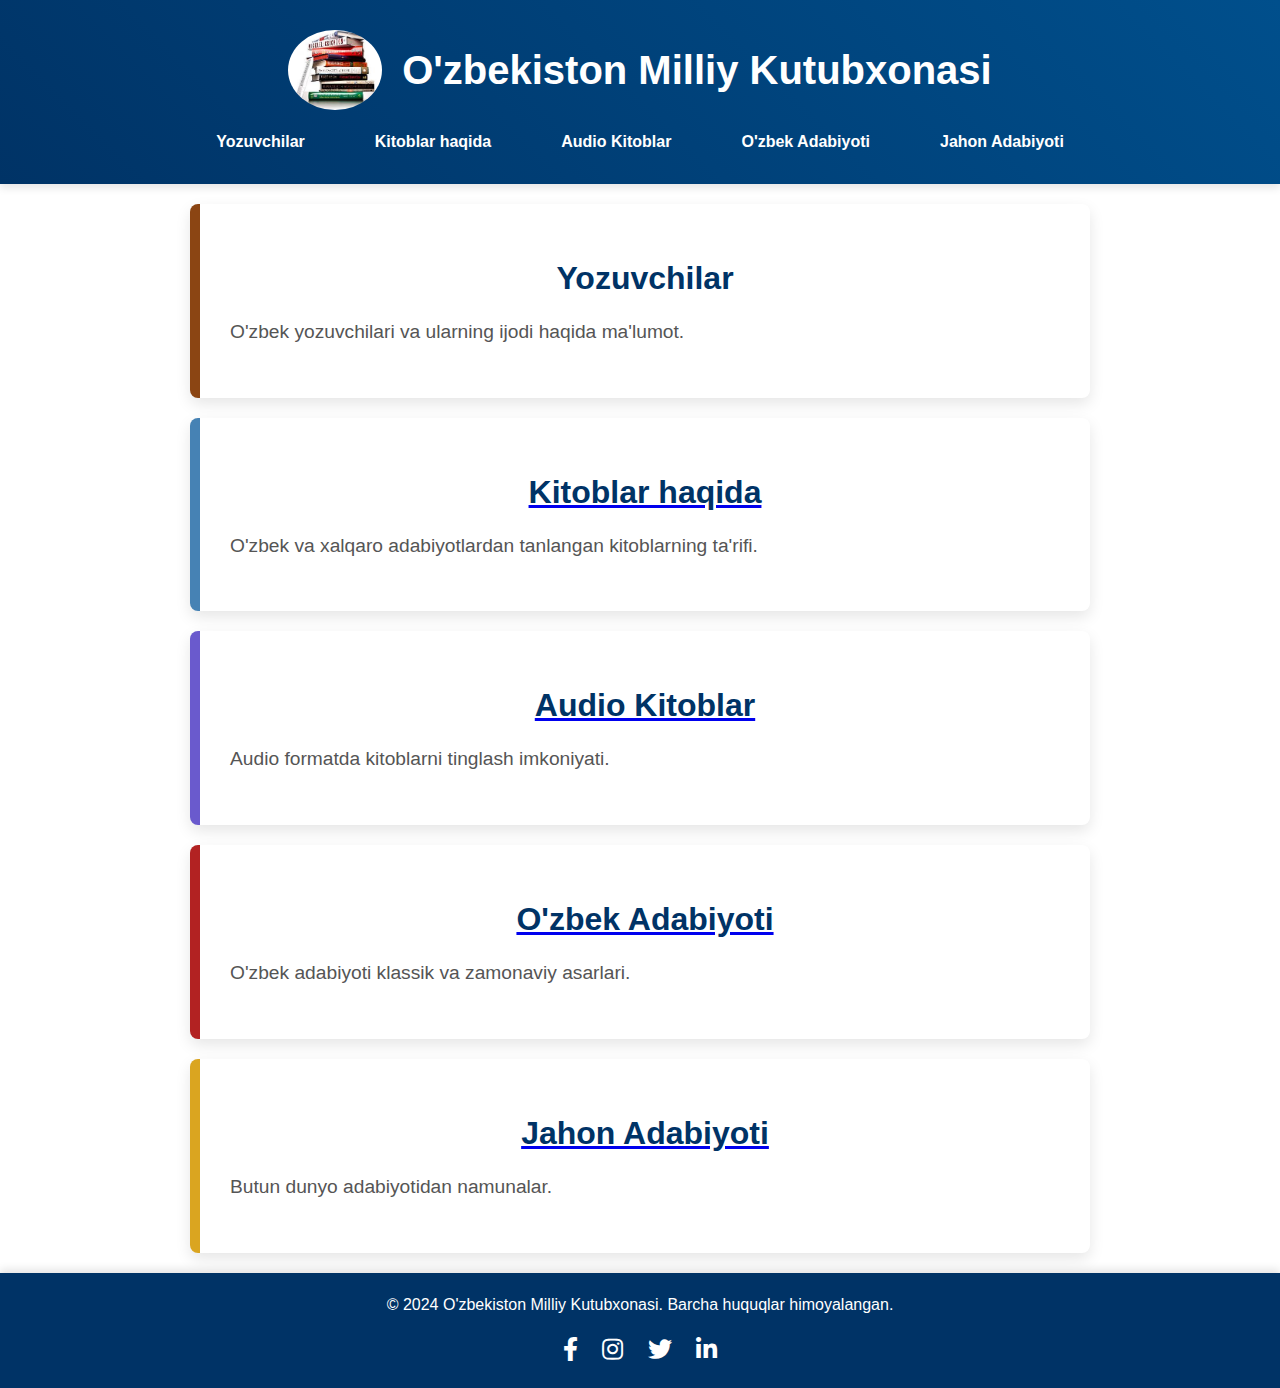
<file: index.html>
<!DOCTYPE html>
<html lang="uz">
<head>
    <meta charset="UTF-8">
    <meta name="viewport" content="width=device-width, initial-scale=1.0">
    <link rel="stylesheet" href="style/style.css">
    <title>O'zbekiston Milliy Kutubxonasi</title>
    <script src="script/script.js" defer></script>
    <style>
        a h2:hover{
           text-decoration: underline; 
        }
    </style>
</head>
<body >
    <header>
        <div class="logo">
            <img src="img/images (1).jpg" alt="Milliy Kutubxona Logosi">
            <h1>O'zbekiston Milliy Kutubxonasi</h1>
        </div>
        <nav>
            <ul>
                <li><a href="#authors">Yozuvchilar</a></li>
                <li><a href="#books">Kitoblar haqida</a></li>
                
                <li><a href="#audio-books">Audio Kitoblar</a></li>
                <li><a href="#uzbek-literature">O'zbek Adabiyoti</a></li>
                <li><a href="#world-literature">Jahon Adabiyoti</a></li>
             
            </ul>
        </nav>
    </header>

    <main>
        
            <section id="authors" class="section">
                <a href="/pages/page.html
                " style="text-decoration: none; ">
                    <h2>Yozuvchilar</h2>
                </a>
              
                <p>O'zbek yozuvchilari va ularning ijodi haqida ma'lumot.</p>
            </section> 

      

        <section id="books" class="section">
            <a href="/pages/page-2.html">
                <h2>Kitoblar haqida</h2>
            </a>
            
            <p>O'zbek va xalqaro adabiyotlardan tanlangan kitoblarning ta'rifi.</p>
        </section>

       

        <section id="audio-books" class="section">
            <a href="/pages/pages-3.html">
                <h2>Audio Kitoblar</h2>
            </a>
           
            <p>Audio formatda kitoblarni tinglash imkoniyati.</p>
        </section>

        <section id="uzbek-literature" class="section">
            <a href="/pages/page-4.html">
                <h2>O'zbek Adabiyoti</h2>
            </a>
            
            <p>O'zbek adabiyoti klassik va zamonaviy asarlari.</p>
        </section>

        <section id="world-literature" class="section">
            <a href="/pages/page-1.html">
                <h2>Jahon Adabiyoti</h2>
            </a>
           
            <p>Butun dunyo adabiyotidan namunalar.</p>
        </section>
    </main>
    <footer>
        <p>&copy; 2024 O'zbekiston Milliy Kutubxonasi. Barcha huquqlar himoyalangan.</p>
        <div class="social-links">
            <!-- Facebook -->
            <a href="https://www.facebook.com/UzbekistanNationalLibrary" target="_blank" class="social-icon facebook" title="Facebook">
                <i class="fab fa-facebook-f"></i>
            </a>
            <!-- Instagram -->
            <a href="https://www.instagram.com/uzbekistan_national_library" target="_blank" class="social-icon instagram" title="Instagram">
                <i class="fab fa-instagram"></i>
            </a>
            <!-- Twitter -->
            <a href="https://twitter.com/uznationallib" target="_blank" class="social-icon twitter" title="Twitter">
                <i class="fab fa-twitter"></i>
            </a>
            <!-- LinkedIn -->
            <a href="https://www.linkedin.com/company/uzbekistan-national-library" target="_blank" class="social-icon linkedin" title="LinkedIn">
                <i class="fab fa-linkedin-in"></i>
            </a>
        </div>
    </footer>
    
    <head>
        <meta charset="UTF-8">
        <meta name="viewport" content="width=device-width, initial-scale=1.0">
        <link rel="stylesheet" href="style/style.css">
        <title>O'zbekiston Milliy Kutubxonasi</title>
        <!-- Font Awesome CSS link -->
        <link rel="stylesheet" href="https://cdnjs.cloudflare.com/ajax/libs/font-awesome/5.15.3/css/all.min.css">
        <script src="script/script.js" defer></script>
    </head>
    
    
</body>
</html>
</file>
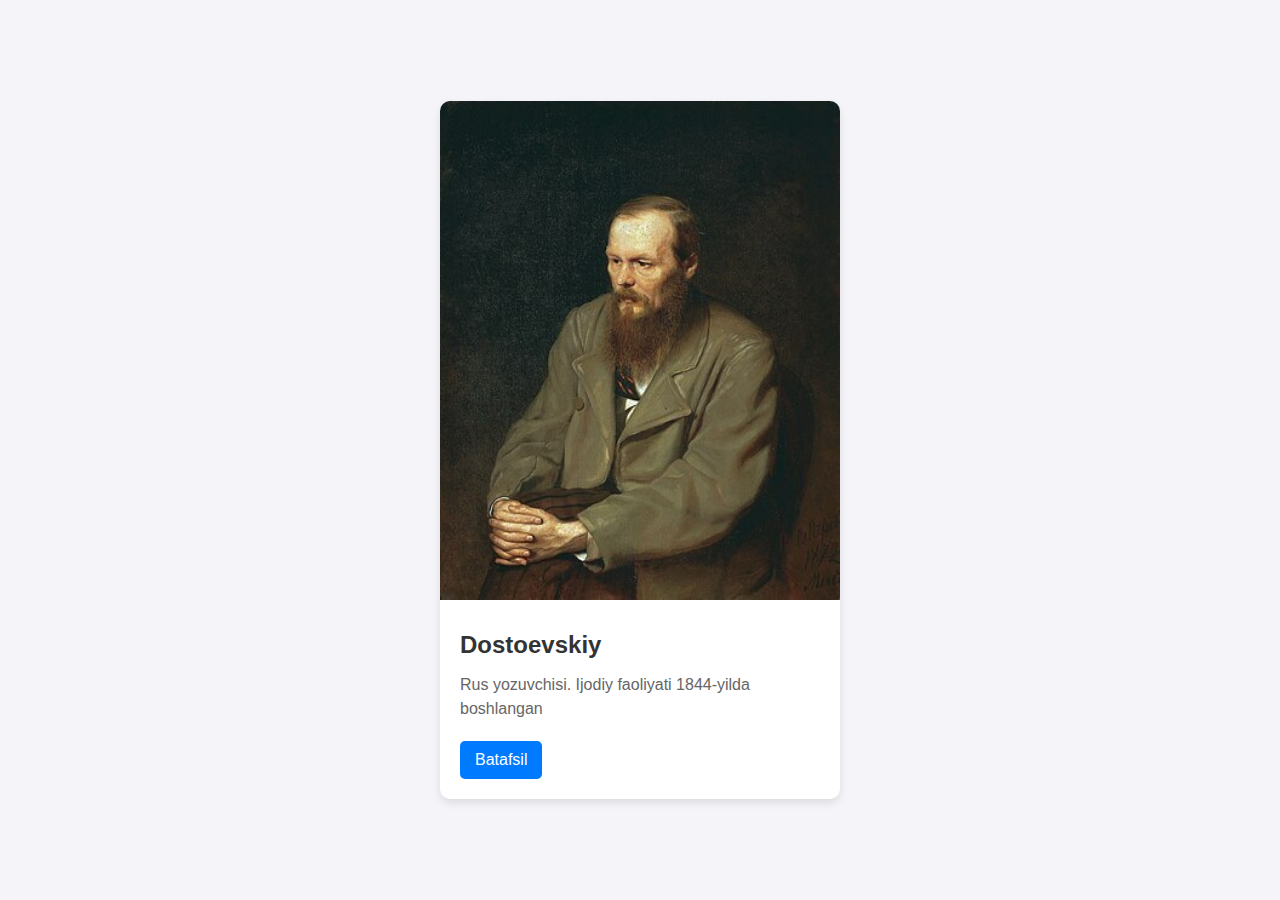
<file: pages/page-1.html>
<!DOCTYPE html>
<html lang="en">
<head>
  <meta charset="UTF-8">
  <meta name="viewport" content="width=device-width, initial-scale=1.0">
  <title>O'tkir Hoshimov</title>
  <style>
    body {
      font-family: Arial, sans-serif;
      margin: 0;
      padding: 0;
      display: flex;
      justify-content: center;
      align-items: center;
      min-height: 100vh;
      background-color: #f4f4f9;
    }

    .card {
      width: 100%;
      max-width: 400px;
      background: #fff;
      border-radius: 10px;
      box-shadow: 0 4px 8px rgba(0, 0, 0, 0.1);
      overflow: hidden;
      transition: transform 0.2s ease;
    }

    .card:hover {
      transform: translateY(-5px);
    }

    .card img {
      width: 100%;
      height: auto;
    }
    body {
    background-image: url('https://yt3.googleusercontent.com/hgRiUwm33buKPzBPgsYskXLX6CpUNeDS_f2nhnLgWZkvNsbloD_l0jLpv0lzXplAtY8lSEIKnZc=s900-c-k-c0x00ffffff-no-rj'); 
    background-size: cover; 
    background-position: center; 
    background-repeat: no-repeat; 
    color: #333;
    font-size: 16px;
    line-height: 1.5;
   
}

    .card-content {
      padding: 20px;
    }

    .card-title {
      font-size: 1.5em;
      margin: 0 0 10px;
      color: #333;
    }

    .card-text {
      font-size: 1em;
      color: #666;
      margin: 0 0 20px;
    }

    .read-more {
      display: inline-block;
      padding: 10px 15px;
      font-size: 1em;
      color: #fff;
      background: #007bff;
      border: none;
      border-radius: 5px;
      text-decoration: none;
      cursor: pointer;
      transition: background 0.3s ease;
    }

    .read-more:hover {
      background: #0056b3;
    }

    .expanded-content {
      display: none;
      font-size: 0.9em;
      color: #444;
      margin-top: 15px;
    }

    .expanded-content p {
      margin: 0 0 10px;
    }
  </style>
</head>
<body>

<div class="card">
  <img src="/img/Dostoevsky_1872.jpg" alt="O'tkir Hoshimov">
  <div class="card-content">
    <h2 class="card-title">Dostoevskiy</h2>
    <p class="card-text"> Rus yozuvchisi. Ijodiy faoliyati 1844-yilda boshlangan</p>
    <button class="read-more" onclick="toggleDetails()">Batafsil</button>
    <div class="expanded-content" id="details">
      <p> Birinchi romani — „Bechora odamlar“da (1846) xoʻrlangan, ijtimoiy adolatsizlikka duchor boʻlgan „kichkina odamlar“ning qismati hikoya qilingan. „Qiyofadosh“ (1846), „Oq tunlar“ (1848) qissalari ham ijtimoiy mavzuda. N. Dobrolyubov, V. Belinskiy kabi demokrat ziyolilarning inqilobiy gʻoyalariga mahliyo boʻlib qolgan D. 1847-yildan rus inqilobchisi va xayoliy sotsialisti M. V. Petrashevskiy toʻgaragiga faol qatnashib, xayoliy sotsializm gʻoyasini qoʻllab-quvvatlaydi. Mazkur toʻgarakda qatnashib, mavjud davlat tuzumini kuch ishlatib oʻzgartirishga harakat qilgani uchun D. oʻlim jazosiga xukm qilinadi (1849). Nufuzli davlat va jamoat arboblarining aralashuvidan soʻng, podsho Aleksandr II oʻlim jazosini 4 yillik katorga surguni bilan almashtiradi. Yozuvchi Omsk katorga qamoqxonasida (1850—54) va Semipalatinskda intizomiy harbiy xizmatda boʻldi (1854—59). 1859-yildan Peterburgda Uzoq muddatli tutqunlik va surgun D. ijodida oʻz ifodasini topadi, tushkunlik ustuvor mavzuga aylanadi.</p>
      
    </div>
  </div>
</div>

<script>
  function toggleDetails() {
    const details = document.getElementById('details');
    const button = document.querySelector('.read-more');
    if (details.style.display === 'none' || !details.style.display) {
      details.style.display = 'block';
      button.textContent = 'Yopish';
    } else {
      details.style.display = 'none';
      button.textContent = 'Batafsil';
    }
  }
</script>

</body>
</html>
</file>
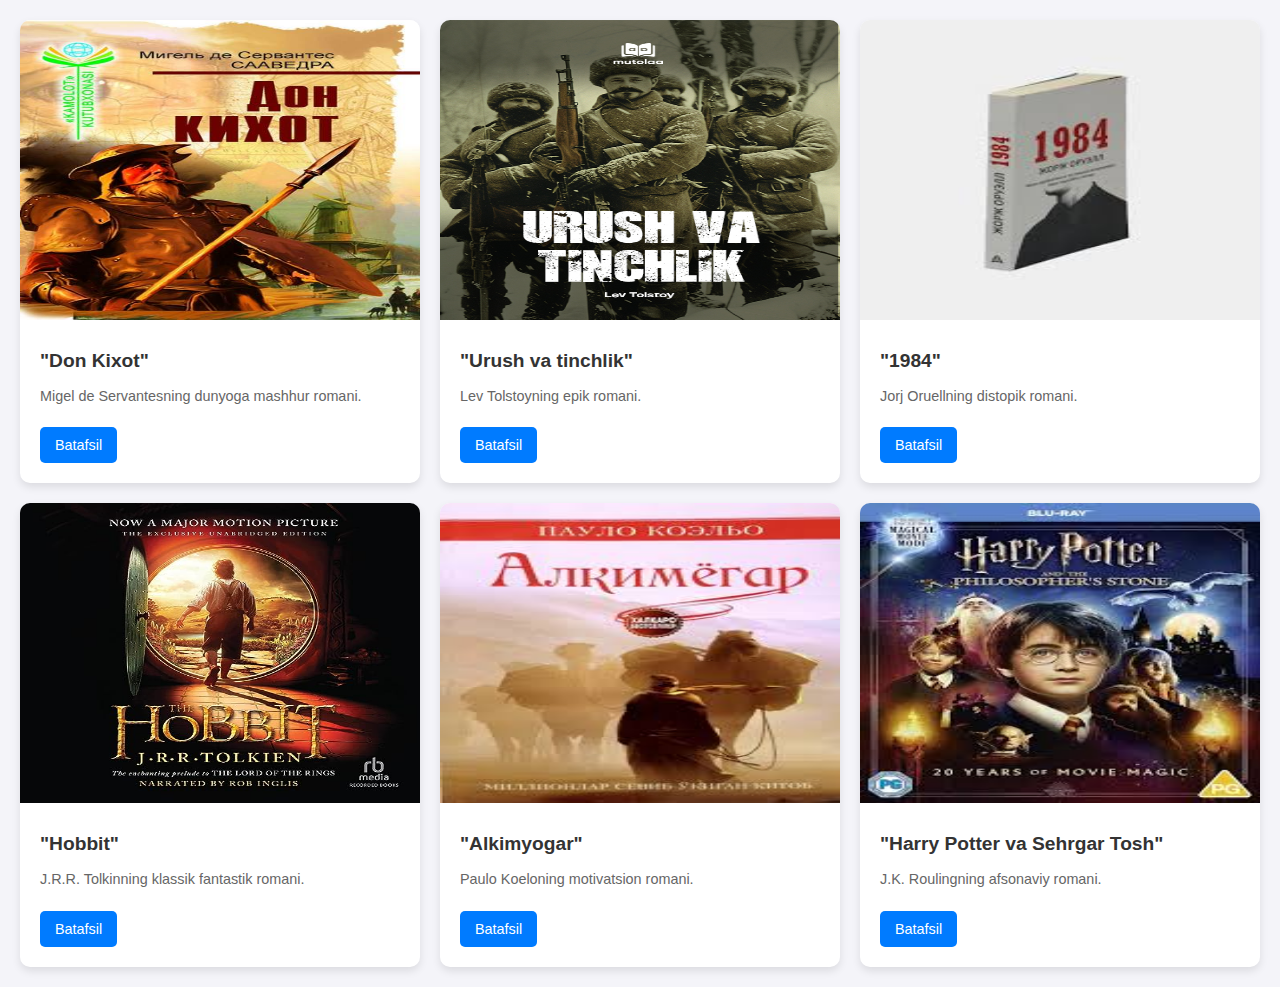
<file: pages/page-2.html>
<!DOCTYPE html>
<html lang="en">
<head>
  <meta charset="UTF-8">
  <meta name="viewport" content="width=device-width, initial-scale=1.0">
  <title>Eng Mashhur Kitoblar</title>
  <style>
    body {
      font-family: Arial, sans-serif;
      margin: 0;
      padding: 0;
      display: flex;
      justify-content: center;
      align-items: center;
      flex-wrap: wrap;
      background-color: #f4f4f9;
      gap: 20px;
      padding: 20px;
    }

    .card {
      width: 100%;
      max-width: 400px;
      background: #fff;
      border-radius: 10px;
      box-shadow: 0 4px 8px rgba(0, 0, 0, 0.1);
      overflow: hidden;
      transition: transform 0.2s ease;
    }

    .card:hover {
      transform: translateY(-5px);
    }

    .card img {
      max-width: 400px;
      max-height: 300px;
      width: 100%;
      height: auto;
    }

    .card-content {
      padding: 20px;
    }

    .card-title {
      font-size: 1.2em;
      margin: 0 0 10px;
      color: #333;
    }

    .card-text {
      font-size: 0.9em;
      color: #666;
      margin: 0 0 20px;
    }

    .read-more {
      display: inline-block;
      padding: 10px 15px;
      font-size: 0.9em;
      color: #fff;
      background: #007bff;
      border: none;
      border-radius: 5px;
      text-decoration: none;
      cursor: pointer;
      transition: all 0.3 ease;
    }

    .read-more:hover {
      background: #0056b3;
    }

    .expanded-content {
      display: none;
      font-size: 0.9em;
      color: #444;
      margin-top: 15px;
    }
    body {
    background-image: url('https://yt3.googleusercontent.com/hgRiUwm33buKPzBPgsYskXLX6CpUNeDS_f2nhnLgWZkvNsbloD_l0jLpv0lzXplAtY8lSEIKnZc=s900-c-k-c0x00ffffff-no-rj'); 
    background-size: cover; 
    background-position: center; 
    background-repeat: no-repeat; 
    color: #333;
    font-size: 16px;
    line-height: 1.5;
   
}

    .expanded-content p {
      margin: 0 0 10px;
    }

    .grid {
      display: flex;
      flex-wrap: wrap;
      justify-content: center;
      gap: 20px;
    }
  </style>
</head>
<body>

<div class="grid">
  <!-- Card 1 -->
  <div class="card">
    <img src="/img/don.jpg" alt="Kitob 1">
    <div class="card-content">
      <h2 class="card-title">"Don Kixot"</h2>
      <p class="card-text">Migel de Servantesning dunyoga mashhur romani.</p>
      <button class="read-more" onclick="toggleDetails(1)">Batafsil</button>
      <div class="expanded-content" id="details-1">
        <p>"Don Kixot" - 1605-yilda nashr etilgan va klassik adabiyotning eng buyuk asarlaridan biri hisoblanadi. U ritsarlik idealini hajv qilgan asar.</p>
      </div>
    </div>
  </div>

  <!-- Card 2 -->
  <div class="card">
    <img src="/img/Lev_Tolstoy._Urush_va_tinchlik_roman.jpg" alt="Kitob 2">
    <div class="card-content">
      <h2 class="card-title">"Urush va tinchlik"</h2>
      <p class="card-text">Lev Tolstoyning epik romani.</p>
      <button class="read-more" onclick="toggleDetails(2)">Batafsil</button>
      <div class="expanded-content" id="details-2">
        <p>Lev Tolstoyning "Urush va tinchlik" asari 19-asr Rossiyasidagi jamiyat va urushni tasvirlaydi. Bu asar insoniy hayotni keng miqyosda o‘rganadi.</p>
      </div>
    </div>
  </div>

  <!-- Card 3 -->
  <div class="card">
    <img src="/img/1984.jpg" alt="Kitob 3">
    <div class="card-content">
      <h2 class="card-title">"1984"</h2>
      <p class="card-text">Jorj Oruellning distopik romani.</p>
      <button class="read-more" onclick="toggleDetails(3)">Batafsil</button>
      <div class="expanded-content" id="details-3">
        <p>"1984" - Jorj Oruellning totalitar rejimlar haqidagi ogohlantiruvchi asari. Unda "Katta Aka" va nazorat ostidagi jamiyat tasvirlanadi.</p>
      </div>
    </div>
  </div>

  <!-- Card 4 -->
  <div class="card">
    <img src="/img/hobbit.jpg" alt="Kitob 4">
    <div class="card-content">
      <h2 class="card-title">"Hobbit"</h2>
      <p class="card-text">J.R.R. Tolkinning klassik fantastik romani.</p>
      <button class="read-more" onclick="toggleDetails(4)">Batafsil</button>
      <div class="expanded-content" id="details-4">
        <p>"Hobbit" - Bilbo Bagginsning epik sarguzashtlarini tasvirlaydi. U fantastik adabiyotning asoschilaridan biri sifatida tanilgan.</p>
      </div>
    </div>
  </div>

  <!-- Card 5 -->
  <div class="card">
    <img src="/img/alkimyogar.jpg" alt="Kitob 5">
    <div class="card-content">
      <h2 class="card-title">"Alkimyogar"</h2>
      <p class="card-text">Paulo Koeloning motivatsion romani.</p>
      <button class="read-more" onclick="toggleDetails(5)">Batafsil</button>
      <div class="expanded-content" id="details-5">
        <p>"Alkimyogar" - inson orzulari va taqdirini topishga qaratilgan hikoya. U millionlab kitobxonlar qalbini zabt etgan.</p>
      </div>
    </div>
  </div>

  <!-- Card 6 -->
  <div class="card">
    <img src="/img/images (2).jpg" alt="Kitob 6">
    <div class="card-content">
      <h2 class="card-title">"Harry Potter va Sehrgar Tosh"</h2>
      <p class="card-text">J.K. Roulingning afsonaviy romani.</p>
      <button class="read-more" onclick="toggleDetails(6)">Batafsil</button>
      <div class="expanded-content" id="details-6">
        <p>"Harry Potter va Sehrgar Tosh" sehr-joduga to‘la dunyo haqida hikoya qiladi. Bu roman global fenomen bo‘lib, yoshlar adabiyotining eng sevimli asarlaridan biridir.</p>
      </div>
    </div>
  </div>
</div>

<script>
  function toggleDetails(cardId) {
    const details = document.getElementById(`details-${cardId}`);
    const button = details.previousElementSibling;
    if (details.style.display === 'none' || !details.style.display) {
      details.style.display = 'block';
      button.textContent = 'Yopish';
    } else {
      details.style.display = 'none';
      button.textContent = 'Batafsil';
    }
  }
</script>

</body>
</html>
</file>
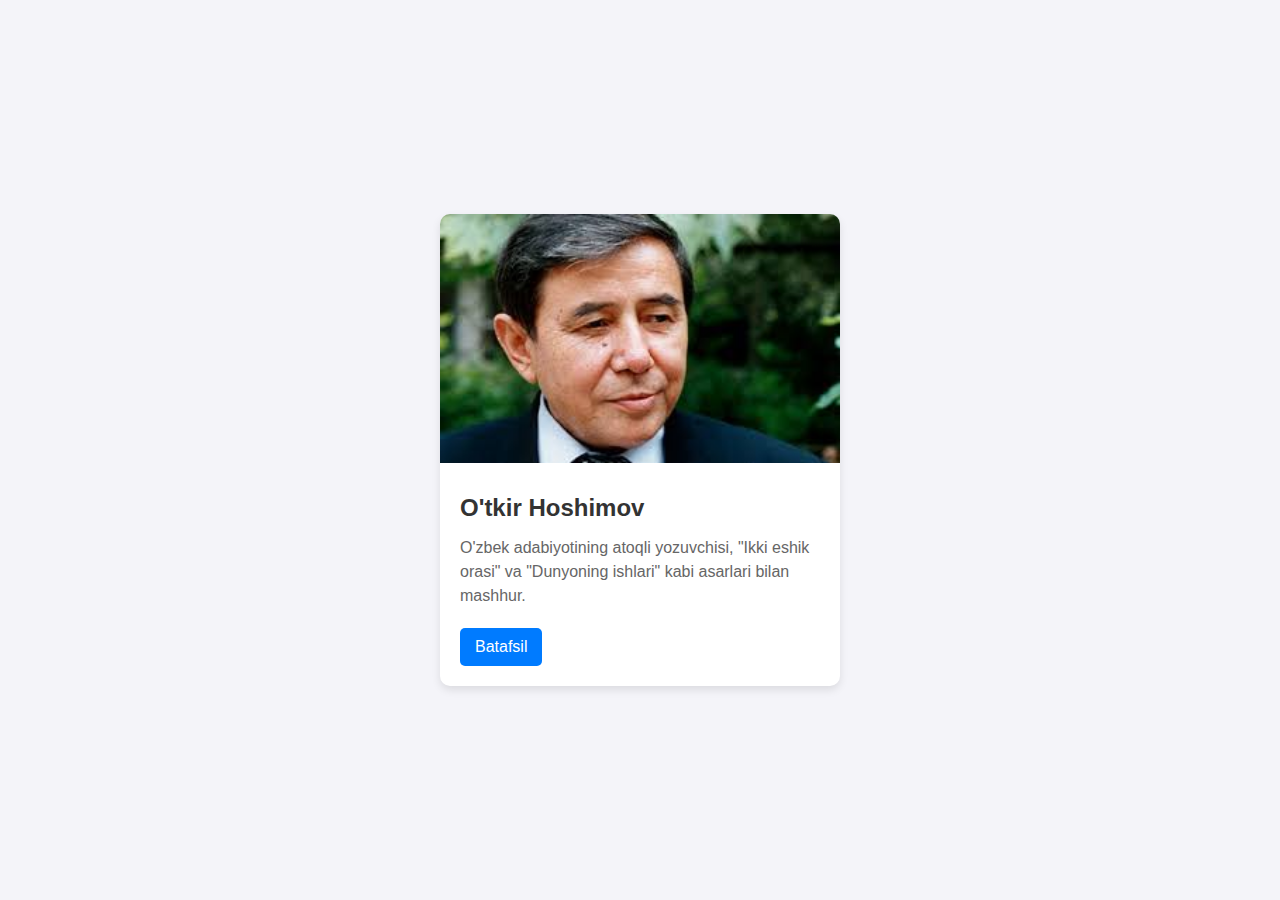
<file: pages/page.html>
<!DOCTYPE html>
<html lang="en">
<head>
  <meta charset="UTF-8">
  <meta name="viewport" content="width=device-width, initial-scale=1.0">
  <title>O'tkir Hoshimov</title>
  <style>
    body {
      font-family: Arial, sans-serif;
      margin: 0;
      padding: 0;
      display: flex;
      justify-content: center;
      align-items: center;
      min-height: 100vh;
      background-color: #f4f4f9;
    }
    body {
    background-image: url('https://yt3.googleusercontent.com/hgRiUwm33buKPzBPgsYskXLX6CpUNeDS_f2nhnLgWZkvNsbloD_l0jLpv0lzXplAtY8lSEIKnZc=s900-c-k-c0x00ffffff-no-rj'); 
    background-size: cover; 
    background-position: center; 
    background-repeat: no-repeat; 
    color: #333;
    font-size: 16px;
    line-height: 1.5;
   
}

    .card {
      width: 100%;
      max-width: 400px;
      background: #fff;
      border-radius: 10px;
      box-shadow: 0 4px 8px rgba(0, 0, 0, 0.1);
      overflow: hidden;
      transition: transform 0.2s ease;
    }

    .card:hover {
      transform: translateY(-5px);
    }

    .card img {
      width: 100%;
      height: auto;
    }

    .card-content {
      padding: 20px;
    }

    .card-title {
      font-size: 1.5em;
      margin: 0 0 10px;
      color: #333;
    }

    .card-text {
      font-size: 1em;
      color: #666;
      margin: 0 0 20px;
    }

    .read-more {
      display: inline-block;
      padding: 10px 15px;
      font-size: 1em;
      color: #fff;
      background: #007bff;
      border: none;
      border-radius: 5px;
      text-decoration: none;
      cursor: pointer;
      transition: background 0.3s ease;
    }

    .read-more:hover {
      background: #0056b3;
    }

    .expanded-content {
      display: none;
      font-size: 0.9em;
      color: #444;
      margin-top: 15px;
    }

    .expanded-content p {
      margin: 0 0 10px;
    }
  </style>
</head>
<body>

<div class="card">
  <img src="/img/images.jpg" alt="O'tkir Hoshimov">
  <div class="card-content">
    <h2 class="card-title">O'tkir Hoshimov</h2>
    <p class="card-text">O'zbek adabiyotining atoqli yozuvchisi, "Ikki eshik orasi" va "Dunyoning ishlari" kabi asarlari bilan mashhur.</p>
    <button class="read-more" onclick="toggleDetails()">Batafsil</button>
    <div class="expanded-content" id="details">
      <p>O'tkir Hoshimov 1941-yil 5-avgustda Toshkent shahrida tug‘ilgan. Uning "Ikki eshik orasi" romani va "Dunyoning ishlari" qissasi inson ruhiyati, ijtimoiy hayotdagi muammolarni chuqur ochib bergan. U O‘zbekistonda xizmat ko‘rsatgan madaniyat xodimi unvoni bilan taqdirlangan.</p>
      <p>Uning ijodidagi bosh mavzu insoniylik va ezgulik bo‘lib, asarlari kitobxonlar orasida katta hurmat qozongan.</p>
    </div>
  </div>
</div>

<script>
  function toggleDetails() {
    const details = document.getElementById('details');
    const button = document.querySelector('.read-more');
    if (details.style.display === 'none' || !details.style.display) {
      details.style.display = 'block';
      button.textContent = 'Yopish';
    } else {
      details.style.display = 'none';
      button.textContent = 'Batafsil';
    }
  }
</script>

</body>
</html>
</file>
<file: style/style.css>
/* Reset styles */
* {
    margin: 0;
    padding: 0;
    box-sizing: border-box;
    font-family: 'Arial', sans-serif;
}

/* Body Background */
body {
    background-image: url('https://yt3.googleusercontent.com/hgRiUwm33buKPzBPgsYskXLX6CpUNeDS_f2nhnLgWZkvNsbloD_l0jLpv0lzXplAtY8lSEIKnZc=s900-c-k-c0x00ffffff-no-rj'); 
    background-size: cover; 
    background-position: center; 
    background-repeat: no-repeat; 
    color: #333;
    font-size: 16px;
    line-height: 1.5;
   
}

/* Header Styling */
header {
    background-color: #003366; /* Dark navy blue */
    color: #fff;
    padding: 30px 0;
    box-shadow: 0 4px 8px rgba(0, 0, 0, 0.1);
    text-align: center;
    background-image: linear-gradient(45deg, #003366, #004f8c); /* Gradient background */
}

.logo {
    display: flex;
    align-items: center;
    justify-content: center;
    margin-bottom: 20px;
}

.logo img {
    height: 80px;
    border-radius: 50%;
    margin-right: 20px;
}

header h1 {
    font-size: 2.5em;
    font-weight: bold;
}

/* Navigation Menu Styling */
nav ul {
    list-style: none;
    display: flex;
    justify-content: center;
    gap: 30px;
    margin-top: 20px;
}

nav ul li a {
    color: #fff;
    font-weight: bold;
    text-decoration: none;
    padding: 10px 20px;
    border-radius: 25px;
    transition: all 0.3s ease;
}

/* Hover Effect */
nav ul li a:hover {
    background-color: #f0e68c; /* Light goldenrod color */
    color: #003366; /* Dark blue for contrast */
    transform: translateY(-5px);
}

/* Section Styling */
.section {
    padding: 50px 30px;
    margin: 20px auto;
    max-width: 900px;
    background-color: #fff;
    border-radius: 8px;
    box-shadow: 0 6px 15px rgba(0, 0, 0, 0.1);
    border-left: 10px solid #003366;
    transition: all 0.3s ease;
}

.section:hover {
    transform: translateY(-5px);
    box-shadow: 0 8px 20px rgba(0, 0, 0, 0.2);
}

.section h2 {
    font-size: 2em;
    color: #003366;
    margin-bottom: 15px;
    text-align: center;
}

.section p {
    font-size: 1.2em;
    color: #555;
    line-height: 1.6;
    text-align: justify;
}

/* Different Section Colors */
#authors { border-left-color: #8b4513; }
#books { border-left-color: #4682b4; }
#pdf-books { border-left-color: #2e8b57; }
#audio-books { border-left-color: #6a5acd; }
#uzbek-literature { border-left-color: #b22222; }
#world-literature { border-left-color: #daa520; }
#religious-books { border-left-color: #556b2f; }

/* Footer Styling */
footer {
    background-color: #003366;
    color: #fff;
    text-align: center;
    padding: 20px;
    font-size: 1em;
    box-shadow: 0 -4px 8px rgba(0, 0, 0, 0.1);
}

/* Responsive Design */
@media (max-width: 768px) {
    header h1 {
        font-size: 2em;
    }
    nav ul {
        flex-direction: column;
        gap: 15px;
    }
    .section {
        padding: 40px 20px;
    }
}

/* Footer Styling */
footer {
    background-color: #003366;
    color: #fff;
    text-align: center;
    padding: 20px;
    font-size: 1em;
    box-shadow: 0 -4px 8px rgba(0, 0, 0, 0.1);
    position: relative;
}

footer .social-links {
    margin-top: 15px;
}

footer .social-icon {
    display: inline-block;
    margin: 0 10px;
    font-size: 1.5em;
    color: #fff;
    transition: all 0.3s ease;
}

footer .social-icon:hover {
    color: #f0e68c; /* Light goldenrod color */
    transform: translateY(-5px);
}

footer .social-icon.facebook:hover {
    color: #3b5998; /* Facebook blue */
}

footer .social-icon.instagram:hover {
    color: #e4405f; /* Instagram pink */
}

footer .social-icon.twitter:hover {
    color: #1da1f2; /* Twitter blue */
}

footer .social-icon.linkedin:hover {
    color: #0077b5; /* LinkedIn blue */
}
</file>
